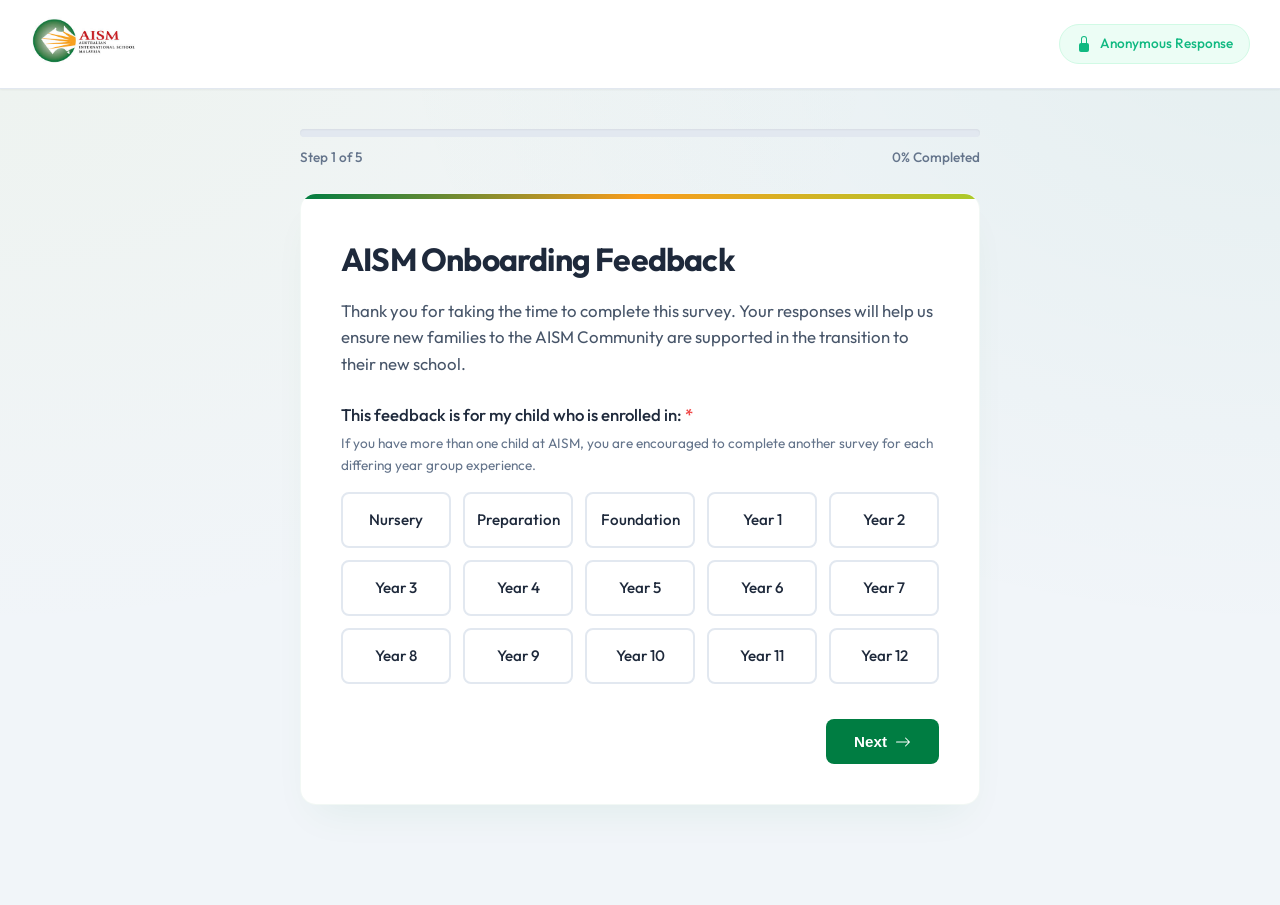
<file: form.html>
<!DOCTYPE html>
<html lang="en">
<head>
  <meta charset="UTF-8">
  <meta name="viewport" content="width=device-width, initial-scale=1.0">
  <title>AISM Onboarding Feedback</title>
  <link rel="stylesheet" href="form.css?v=1.0.1">
</head>
<body>

  <!-- Sticky Header -->
  <header class="survey-header">
    <div class="logo-container">
      <!-- Fallback text and school logo from assets -->
      <img src="assets/logo2.jpeg" alt="AISM Logo" onerror="this.src='assets/logo1.png'; this.onerror=function(){this.style.display='none';};">
    </div>
    <div class="anonymity-badge">
      <svg xmlns="http://www.w3.org/2000/svg" width="16" height="16" fill="currentColor" viewBox="0 0 16 16">
        <path d="M8 1a2 2 0 0 1 2 2v4H6V3a2 2 0 0 1 2-2zm3 6V3a3 3 0 0 0-6 0v4a2 2 0 0 0-2 2v5a2 2 0 0 0 2 2h6a2 2 0 0 0 2-2V9a2 2 0 0 0-2-2z"/>
      </svg>
      Anonymous Response
    </div>
  </header>

  <div class="survey-container">
    
    <!-- Progress Indicator -->
    <div class="progress-wrapper">
      <div class="progress-bar-container">
        <div class="progress-bar" id="progressBar"></div>
      </div>
      <div class="progress-labels">
        <span id="progressStep">Step 1 of 5</span>
        <span id="progressPercentage">20% Completed</span>
      </div>
    </div>

    <!-- Main Card -->
    <main class="card">
      <form id="surveyForm" onsubmit="event.preventDefault();">
        
        <!-- STEP 1: Welcome & Basics -->
        <div class="step-content active" data-step="1">
          <h1>AISM Onboarding Feedback</h1>
          <p class="welcome-text">
            Thank you for taking the time to complete this survey. Your responses will help us ensure new families to the AISM Community are supported in the transition to their new school.
          </p>
          
          <div class="form-group">
            <label class="form-label">This feedback is for my child who is enrolled in:<span class="required-star">*</span></label>
            <span class="form-label-desc">If you have more than one child at AISM, you are encouraged to complete another survey for each differing year group experience.</span>
            <div class="year-grid">
              <script>
                const years = ["Nursery", "Preparation", "Foundation", "Year 1", "Year 2", "Year 3", "Year 4", "Year 5", "Year 6", "Year 7", "Year 8", "Year 9", "Year 10", "Year 11", "Year 12"];
                document.write(years.map(y => `
                  <label class="selector-item">
                    <input type="radio" name="yearGroup" value="${y}" required>
                    <span class="selector-box">${y}</span>
                  </label>
                `).join(''));
              </script>
            </div>
          </div>
        </div>

        <!-- STEP 2: Preferences & Preparation -->
        <div class="step-content" data-step="2">
          <h2>Why AISM?</h2>
          
          <div class="form-group">
            <label class="form-label">Could you tell us the reasons why AISM is the preferred school for your child/ren? <span class="required-star">*</span></label>
            <span class="form-label-desc">(Please choose your top 3 reasons)</span>
            <div class="reasons-list">
              <script>
                const reasons = [
                  "Curriculum – Australian curriculum with balanced approach of partly examination-party practical based is our preferred choice",
                  "Location – near to where we live/work",
                  "Academic excellence – proven track record of quality teaching & learning",
                  "Facilities – well-kept and well-equipped",
                  "High quality of teachers",
                  "Wide range of Extra-curricular activities and/or subject choices",
                  "Brand recognition – AISM / Taylor’s Schools is a well-recognized education provider with a strong legacy",
                  "Strong sense of community, culture and values",
                  "Recommendation by friends/ family"
                ];
                document.write(reasons.map((r, i) => `
                  <label class="reason-card" id="reason_label_${i}">
                    <div class="checkbox-custom"></div>
                    <input type="checkbox" name="preferredReasons" value="${r}" onchange="handleReasonChange(this, ${i})">
                    <span class="reason-text">${r}</span>
                  </label>
                `).join(''));
              </script>
              <label class="reason-card" id="reason_label_other">
                <div class="checkbox-custom"></div>
                <input type="checkbox" name="preferredReasons" value="Other" onchange="handleReasonChange(this, 'other')">
                <span class="reason-text">Other: <input type="text" id="otherReasonText" placeholder="Please specify" style="border:none; border-bottom:1px solid #cbd5e1; outline:none; padding:2px 5px; margin-left:10px; width:70%; font-size:inherit;" disabled></span>
              </label>
            </div>
          </div>
        </div>

        <!-- STEP 3: Induction & Information -->
        <div class="step-content" data-step="3">
          <h2>Information & Orientation</h2>

          <div class="form-group">
            <label class="form-label">Prior to starting at AISM, we received enough information to prepare our child/ren for their first day at school.<span class="required-star">*</span></label>
            <table class="grid-table">
              <thead>
                <tr>
                  <th></th>
                  <th>Strongly Agree</th>
                  <th>Agree</th>
                  <th>Disagree</th>
                  <th>Strongly Disagree</th>
                  <th>Don't Know</th>
                </tr>
              </thead>
              <tbody>
                <tr>
                  <td>Prepared for first day</td>
                  <script>
                    const scales = ["Strongly agree", "Agree", "Disagree", "Strongly disagree", "Don't know"];
                    document.write(scales.map(s => `
                      <td>
                        <label class="grid-radio-label">
                          <input type="radio" name="preparationInfo" value="${s}" required>
                          <span class="radio-circle"></span>
                        </label>
                      </td>
                    `).join(''));
                  </script>
                </tr>
              </tbody>
            </table>
          </div>

          <div class="form-group">
            <label class="form-label">Please provide information on what was most useful or additional information that would have been helpful to know, prior to starting school at AISM?<span class="required-star">*</span></label>
            <textarea name="usefulInfoFeedback" required placeholder="Type your thoughts here..."></textarea>
          </div>

          <div class="form-group">
            <label class="form-label">Did you attend the New Parent Orientation (the formal welcome and presentation day for new families)?<span class="required-star">*</span></label>
            <div style="display: flex; gap: 20px; margin-top: 10px;">
              <label class="selector-item" style="flex:1;">
                <input type="radio" name="attendOrientation" value="Yes" required onchange="toggleOrientationFields(this.value)">
                <span class="selector-box">Yes, I attended</span>
              </label>
              <label class="selector-item" style="flex:1;">
                <input type="radio" name="attendOrientation" value="No" required onchange="toggleOrientationFields(this.value)">
                <span class="selector-box">No, I did not</span>
              </label>
            </div>
          </div>
        </div>

        <!-- STEP 4: Orientation Evaluation & First Week -->
        <div class="step-content" data-step="4">
          <h2>Orientation & Transition Experience</h2>

          <!-- Conditional section if Orientation was attended -->
          <div id="orientationAttendedSection" class="form-group" style="display:none;">
            <label class="form-label">After attending the New Parent Orientation:<span class="required-star">*</span></label>
            <table class="grid-table">
              <thead>
                <tr>
                  <th>Statement</th>
                  <th>Strongly Agree</th>
                  <th>Agree</th>
                  <th>Disagree</th>
                  <th>Strongly Disagree</th>
                  <th>Don't Know</th>
                </tr>
              </thead>
              <tbody>
                <tr>
                  <td>I am better prepared to join the AISM community.</td>
                  <script>
                    document.write(scales.map(s => `
                      <td>
                        <label class="grid-radio-label">
                          <input type="radio" name="orientationBetterPrepared" value="${s}">
                          <span class="radio-circle"></span>
                        </label>
                      </td>
                    `).join(''));
                  </script>
                </tr>
                <tr>
                  <td>I am more confident navigating the new campus.</td>
                  <script>
                    document.write(scales.map(s => `
                      <td>
                        <label class="grid-radio-label">
                          <input type="radio" name="orientationCampusComfort" value="${s}">
                          <span class="radio-circle"></span>
                        </label>
                      </td>
                    `).join(''));
                  </script>
                </tr>
                <tr>
                  <td>I am aware of the key personnel & support services.</td>
                  <script>
                    document.write(scales.map(s => `
                      <td>
                        <label class="grid-radio-label">
                          <input type="radio" name="orientationAwarePersonnel" value="${s}">
                          <span class="radio-circle"></span>
                        </label>
                      </td>
                    `).join(''));
                  </script>
                </tr>
              </tbody>
            </table>
          </div>

          <!-- Conditional section if Orientation was NOT attended -->
          <div id="orientationNotAttendedSection" class="form-group" style="display:none;">
            <label class="form-label">As you did not attend the Orientation, how did you receive your school induction information?<span class="required-star">*</span></label>
            <span class="form-label-desc">Select all that apply</span>
            <div class="reasons-list">
              <script>
                const inductionSources = [
                  "Parent Portal",
                  "School Handbook (in Parent Portal)",
                  "School Calendar (in Parent Portal)",
                  "AISM Website",
                  "AISM Weekly News",
                  "AISM Newsletter",
                  "School Notice Boards"
                ];
                document.write(inductionSources.map((src, i) => `
                  <label class="reason-card" id="induction_label_${i}">
                    <div class="checkbox-custom"></div>
                    <input type="checkbox" name="inductionSources" value="${src}" onchange="handleInductionChange(this, ${i})">
                    <span class="reason-text">${src}</span>
                  </label>
                `).join(''));
              </script>
              <label class="reason-card" id="induction_label_other">
                <div class="checkbox-custom"></div>
                <input type="checkbox" name="inductionSources" value="Other" onchange="handleInductionChange(this, 'other')">
                <span class="reason-text">Other: <input type="text" id="otherInductionText" placeholder="Please specify" style="border:none; border-bottom:1px solid #cbd5e1; outline:none; padding:2px 5px; margin-left:10px; width:70%; font-size:inherit;" disabled></span>
              </label>
            </div>
          </div>

          <div class="form-group">
            <label class="form-label">First Month & Communication Feedback:<span class="required-star">*</span></label>
            <table class="grid-table">
              <thead>
                <tr>
                  <th>Statement</th>
                  <th>Strongly Agree</th>
                  <th>Agree</th>
                  <th>Disagree</th>
                  <th>Strongly Disagree</th>
                  <th>Don't Know</th>
                </tr>
              </thead>
              <tbody>
                <tr>
                  <td>I and my child/ren are fully prepared for the first week of school.</td>
                  <script>
                    document.write(scales.map(s => `
                      <td>
                        <label class="grid-radio-label">
                          <input type="radio" name="firstWeekPrepared" value="${s}" required>
                          <span class="radio-circle"></span>
                        </label>
                      </td>
                    `).join(''));
                  </script>
                </tr>
                <tr>
                  <td>We found the AISM Community very welcoming in our first month.</td>
                  <script>
                    document.write(scales.map(s => `
                      <td>
                        <label class="grid-radio-label">
                          <input type="radio" name="communityWelcoming" value="${s}" required>
                          <span class="radio-circle"></span>
                        </label>
                      </td>
                    `).join(''));
                  </script>
                </tr>
                <tr>
                  <td>The school communicates key information in a timely & effective manner.</td>
                  <script>
                    document.write(scales.map(s => `
                      <td>
                        <label class="grid-radio-label">
                          <input type="radio" name="communicationTimely" value="${s}" required>
                          <span class="radio-circle"></span>
                        </label>
                      </td>
                    `).join(''));
                  </script>
                </tr>
              </tbody>
            </table>
          </div>
        </div>

        <!-- STEP 5: NPS Recommendation & Open Feedback -->
        <div class="step-content" data-step="5">
          <h2>Overall Recommendation</h2>
          
          <div class="form-group">
            <label class="form-label">How likely is it that you would recommend Australian International School Malaysia (AISM) to a friend or colleague?<span class="required-star">*</span></label>
            <div class="nps-container">
              <script>
                for(let idx=0; idx<=10; idx++) {
                  document.write(`
                    <label class="nps-box">
                      <input type="radio" name="npsScore" value="${idx}" required>
                      <span class="nps-label">${idx}</span>
                    </label>
                  `);
                }
              </script>
            </div>
            <div class="nps-legend">
              <span>0 - Not at all likely</span>
              <span>10 - Extremely likely</span>
            </div>
          </div>

          <div class="form-group" style="margin-top: 40px;">
            <label class="form-label">What is the one thing we could do to make you recommend us?<span class="required-star">*</span></label>
            <textarea name="recommendationAction" required placeholder="Type your thoughts here..."></textarea>
          </div>
        </div>

        <!-- Navigation Buttons -->
        <div class="button-row">
          <button type="button" class="btn btn-secondary" id="btnPrev" onclick="navigateStep(-1)" style="display:none;">
            <svg xmlns="http://www.w3.org/2000/svg" width="16" height="16" fill="currentColor" viewBox="0 0 16 16">
              <path fill-rule="evenodd" d="M15 8a.5.5 0 0 0-.5-.5H2.707l3.147-3.146a.5.5 0 1 0-.708-.708l-4 4a.5.5 0 0 0 0 .708l4 4a.5.5 0 0 0 .708-.708L2.707 8.5H14.5A.5.5 0 0 0 15 8z"/>
            </svg>
            Back
          </button>
          
          <button type="button" class="btn btn-primary" id="btnNext" onclick="navigateStep(1)" style="margin-left: auto;">
            Next
            <svg xmlns="http://www.w3.org/2000/svg" width="16" height="16" fill="currentColor" viewBox="0 0 16 16">
              <path fill-rule="evenodd" d="M1 8a.5.5 0 0 1 .5-.5h11.793l-3.147-3.146a.5.5 0 0 1 .708-.708l4 4a.5.5 0 0 1 0 .708l-4 4a.5.5 0 0 1-.708-.708L13.293 8.5H1.5A.5.5 0 0 1 1 8z"/>
            </svg>
          </button>
        </div>

      </form>
    </main>

    <!-- SUCCESS SCREEN -->
    <main class="card" id="successCard" style="display:none;">
      <div class="thank-you-card">
        <div class="success-icon">
          <svg xmlns="http://www.w3.org/2000/svg" width="24" height="24" fill="currentColor" viewBox="0 0 16 16">
            <path d="M10.97 4.97a.75.75 0 0 1 1.07 1.05l-3.99 4.99a.75.75 0 0 1-1.08.02L4.324 8.384a.75.75 0 1 1 1.06-1.06l2.094 2.093 3.473-4.425a.267.267 0 0 1 .02-.022z"/>
          </svg>
        </div>
        <h1>Thank you!</h1>
        <p class="welcome-text">Your feedback has been submitted successfully. We appreciate your response to help improve the AISM onboarding experience.</p>
        <div class="btn-group">
          <button class="btn btn-primary" onclick="window.location.reload();">Submit Another Response</button>
        </div>
      </div>
    </main>

  </div>

  <script>
    let currentStep = 1;
    const totalSteps = 5;

    // Reason code changes
    function handleReasonChange(checkbox, index) {
      const card = checkbox.closest('.reason-card');
      if (checkbox.checked) {
        card.classList.add('selected');
        if (index === 'other') {
          document.getElementById('otherReasonText').disabled = false;
          document.getElementById('otherReasonText').focus();
        }
      } else {
        card.classList.remove('selected');
        if (index === 'other') {
          document.getElementById('otherReasonText').disabled = true;
          document.getElementById('otherReasonText').value = '';
        }
      }

      // Check validation for step 2: enforce max 3 selections
      const checkedBoxes = document.querySelectorAll('input[name="preferredReasons"]:checked');
      if (checkedBoxes.length > 3) {
        checkbox.checked = false;
        card.classList.remove('selected');
        if (index === 'other') {
          document.getElementById('otherReasonText').disabled = true;
        }
        alert('Please choose at most 3 reasons.');
      }
    }

    // Induction code changes
    function handleInductionChange(checkbox, index) {
      const card = checkbox.closest('.reason-card');
      if (checkbox.checked) {
        card.classList.add('selected');
        if (index === 'other') {
          document.getElementById('otherInductionText').disabled = false;
          document.getElementById('otherInductionText').focus();
        }
      } else {
        card.classList.remove('selected');
        if (index === 'other') {
          document.getElementById('otherInductionText').disabled = true;
          document.getElementById('otherInductionText').value = '';
        }
      }
    }

    // Conditional render for Orientation Questions
    function toggleOrientationFields(val) {
      const attendedDiv = document.getElementById('orientationAttendedSection');
      const notAttendedDiv = document.getElementById('orientationNotAttendedSection');
      
      const attendedInputs = attendedDiv.querySelectorAll('input');
      const notAttendedInputs = notAttendedDiv.querySelectorAll('input');

      if (val === 'Yes') {
        attendedDiv.style.display = 'block';
        notAttendedDiv.style.display = 'none';
        
        attendedInputs.forEach(i => i.required = true);
        notAttendedInputs.forEach(i => i.required = false);
      } else {
        attendedDiv.style.display = 'none';
        notAttendedDiv.style.display = 'block';
        
        attendedInputs.forEach(i => i.required = false);
        notAttendedInputs.forEach(i => i.required = false);
      }
    }

    // Stepper Navigation
    function navigateStep(direction) {
      // Validate inputs before moving forward
      if (direction === 1 && !validateCurrentStep()) {
        return;
      }

      currentStep += direction;

      if (currentStep > totalSteps) {
        submitForm();
        return;
      }

      updateStepVisibility();
      updateProgressBar();
      window.scrollTo({ top: 0, behavior: 'smooth' });
    }

    function updateStepVisibility() {
      document.querySelectorAll('.step-content').forEach(step => {
        step.classList.remove('active');
      });
      document.querySelector(`.step-content[data-step="${currentStep}"]`).classList.add('active');

      // Update buttons
      document.getElementById('btnPrev').style.display = currentStep === 1 ? 'none' : 'inline-flex';
      
      const nextBtn = document.getElementById('btnNext');
      if (currentStep === totalSteps) {
        nextBtn.innerHTML = `
          Submit
          <svg xmlns="http://www.w3.org/2000/svg" width="16" height="16" fill="currentColor" viewBox="0 0 16 16">
            <path d="M15.854.146a.5.5 0 0 1 .11.54l-5.819 14.547a.75.75 0 0 1-1.329.124l-3.178-4.995L.643 7.184a.75.75 0 0 1 .124-1.33L15.314.037a.5.5 0 0 1 .54.11zM6.636 10.07l2.761 4.338L14.13 2.576 6.636 10.07zm6.787-8.201L1.591 6.602l4.339 2.76 7.494-7.493z"/>
          </svg>
        `;
      } else {
        nextBtn.innerHTML = `
          Next
          <svg xmlns="http://www.w3.org/2000/svg" width="16" height="16" fill="currentColor" viewBox="0 0 16 16">
            <path fill-rule="evenodd" d="M1 8a.5.5 0 0 1 .5-.5h11.793l-3.147-3.146a.5.5 0 0 1 .708-.708l4 4a.5.5 0 0 1 0 .708l-4 4a.5.5 0 0 1-.708-.708L13.293 8.5H1.5A.5.5 0 0 1 1 8z"/>
          </svg>
        `;
      }
    }

    function updateProgressBar() {
      const percentage = Math.round(((currentStep - 1) / (totalSteps - 1)) * 100);
      document.getElementById('progressBar').style.width = `${percentage}%`;
      document.getElementById('progressStep').innerText = `Step ${currentStep} of ${totalSteps}`;
      document.getElementById('progressPercentage').innerText = `${percentage}% Completed`;
    }

    function validateCurrentStep() {
      const activeDiv = document.querySelector(`.step-content[data-step="${currentStep}"]`);
      
      // Select standard required inputs
      const requiredInputs = activeDiv.querySelectorAll('input[required], textarea[required]');
      let isValid = true;

      // Group inputs by name to validate radios/checkboxes correctly
      const nameGroups = {};
      requiredInputs.forEach(input => {
        if (input.name) {
          nameGroups[input.name] = nameGroups[input.name] || [];
          nameGroups[input.name].push(input);
        }
      });

      for (const name in nameGroups) {
        const group = nameGroups[name];
        const isRadioOrCheckbox = group[0].type === 'radio' || group[0].type === 'checkbox';
        
        if (isRadioOrCheckbox) {
          const checked = group.some(input => input.checked);
          if (!checked) {
            isValid = false;
            highlightGroupError(group[0]);
          } else {
            removeGroupHighlight(group[0]);
          }
        } else {
          // Text fields
          if (!group[0].value.trim()) {
            isValid = false;
            highlightError(group[0]);
          } else {
            removeHighlight(group[0]);
          }
        }
      }

      // Special validation for step 2 (Preferred Reasons: check that at least 1 is selected)
      if (currentStep === 2) {
        const checkedBoxes = document.querySelectorAll('input[name="preferredReasons"]:checked');
        if (checkedBoxes.length === 0) {
          alert('Please select at least one preferred reason.');
          isValid = false;
        }
      }

      return isValid;
    }

    function highlightError(element) {
      element.style.borderColor = 'var(--error-color)';
    }

    function removeHighlight(element) {
      element.style.borderColor = 'var(--border-color)';
    }

    function highlightGroupError(element) {
      const container = element.closest('.form-group');
      if (container) {
        container.style.borderLeft = '4px solid var(--error-color)';
        container.style.paddingLeft = '10px';
      }
    }

    function removeGroupHighlight(element) {
      const container = element.closest('.form-group');
      if (container) {
        container.style.borderLeft = 'none';
        container.style.paddingLeft = '0';
      }
    }

    // INSERT YOUR GOOGLE APPS SCRIPT WEB APP URL HERE:
    const GOOGLE_SCRIPT_URL = "https://script.google.com/macros/s/AKfycbytgZ4NyCOONVgpdUfNkhJ5l0KG4MHsWSOP3c8dSCWzlM8WZSethjkBvKq-ePHwE2kCjg/exec"; 

    // Submit Action
    function submitForm() {
      // Show loading state
      const nextBtn = document.getElementById('btnNext');
      nextBtn.classList.add('btn-disabled');
      nextBtn.innerText = 'Submitting...';

      // Gather form data
      const formData = new FormData(document.getElementById('surveyForm'));
      const data = {};

      formData.forEach((value, key) => {
        if (data[key]) {
          if (!Array.isArray(data[key])) {
            data[key] = [data[key]];
          }
          data[key].push(value);
        } else {
          data[key] = value;
        }
      });

      // Special handling for text inputs in check options
      if (data.preferredReasons && (Array.isArray(data.preferredReasons) ? data.preferredReasons.includes('Other') : data.preferredReasons === 'Other')) {
        data.preferredReasonsOtherText = document.getElementById('otherReasonText').value;
      }
      if (data.inductionSources && (Array.isArray(data.inductionSources) ? data.inductionSources.includes('Other') : data.inductionSources === 'Other')) {
        data.inductionSourcesOtherText = document.getElementById('otherInductionText').value;
      }

      console.log('Sending data:', data);

      if (!GOOGLE_SCRIPT_URL) {
        // Fallback simulation if no script URL is set yet
        console.warn("No GOOGLE_SCRIPT_URL defined. Simulating successful submission.");
        setTimeout(() => {
          showSuccessScreen();
        }, 1500);
        return;
      }

      fetch(GOOGLE_SCRIPT_URL, {
        method: 'POST',
        mode: 'no-cors', // standard mode for cross-domain form post-backs
        headers: {
          'Content-Type': 'application/json'
        },
        body: JSON.stringify(data)
      })
      .then(() => {
        showSuccessScreen();
      })
      .catch(error => {
        console.error('Submission error:', error);
        alert('An error occurred during submission. Please try again.');
        nextBtn.classList.remove('btn-disabled');
        nextBtn.innerHTML = `
          Submit
          <svg xmlns="http://www.w3.org/2000/svg" width="16" height="16" fill="currentColor" viewBox="0 0 16 16">
            <path d="M15.854.146a.5.5 0 0 1 .11.54l-5.819 14.547a.75.75 0 0 1-1.329.124l-3.178-4.995L.643 7.184a.75.75 0 0 1 .124-1.33L15.314.037a.5.5 0 0 1 .54.11zM6.636 10.07l2.761 4.338L14.13 2.576 6.636 10.07zm6.787-8.201L1.591 6.602l4.339 2.76 7.494-7.493z"/>
          </svg>
        `;
      });
    }

    function showSuccessScreen() {
      document.querySelector('.card').style.display = 'none';
      document.querySelector('.progress-wrapper').style.display = 'none';
      document.getElementById('successCard').style.display = 'block';
    }

    // On Load: Set first progress step
    updateProgressBar();
  </script>

</body>
</html>
</file>
<file: form.css>
@import url('https://fonts.googleapis.com/css2?family=Outfit:wght@300;400;500;600;700&display=swap');

:root {
  --primary-color: #007d42; /* AISM School Green */
  --primary-light: #e8f5e9;
  --secondary-color: #f99c1c; /* AISM School Gold/Orange */
  --secondary-light: #fff8e1;
  --accent-lime: #abca2b; /* Fresh branding green */
  --dark-color: #1e293b;
  --light-color: #f8fafc;
  --border-color: #e2e8f0;
  --white: #ffffff;
  --success-color: #10b981;
  --error-color: #ef4444;
  --font-family: 'Outfit', -apple-system, BlinkMacSystemFont, "Segoe UI", Roboto, Helvetica, Arial, sans-serif;
  --shadow-sm: 0 1px 2px 0 rgb(0 0 0 / 0.05);
  --shadow-md: 0 4px 6px -1px rgb(0 0 0 / 0.1), 0 2px 4px -2px rgb(0 0 0 / 0.1);
  --shadow-lg: 0 10px 15px -3px rgb(0 0 0 / 0.1), 0 4px 6px -4px rgb(0 0 0 / 0.1);
  --shadow-premium: 0 20px 40px -15px rgba(0, 125, 66, 0.08);
  --border-radius: 16px;
  --border-radius-sm: 8px;
  --transition: all 0.3s cubic-bezier(0.4, 0, 0.2, 1);
}

* {
  box-sizing: border-box;
  margin: 0;
  padding: 0;
}

body {
  font-family: var(--font-family);
  background-color: #f1f5f9;
  background-image: 
    radial-gradient(at 0% 0%, rgba(171, 202, 43, 0.05) 0px, transparent 50%),
    radial-gradient(at 100% 0%, rgba(0, 125, 66, 0.05) 0px, transparent 50%);
  color: var(--dark-color);
  line-height: 1.6;
  min-height: 100vh;
  padding-bottom: 60px;
}

/* Header & Container */
.survey-header {
  background-color: var(--white);
  padding: 15px 30px;
  box-shadow: var(--shadow-sm);
  display: flex;
  justify-content: space-between;
  align-items: center;
  position: sticky;
  top: 0;
  z-index: 100;
  border-bottom: 1px solid var(--border-color);
}

.logo-container img {
  height: 50px;
  object-fit: contain;
}

.anonymity-badge {
  display: flex;
  align-items: center;
  gap: 8px;
  background-color: #ecfdf5;
  color: var(--success-color);
  padding: 8px 16px;
  border-radius: 50px;
  font-size: 0.85rem;
  font-weight: 500;
  border: 1px solid #d1fae5;
}

.survey-container {
  max-width: 720px;
  margin: 40px auto;
  padding: 0 20px;
}

/* Progress Section */
.progress-wrapper {
  margin-bottom: 25px;
}

.progress-bar-container {
  height: 8px;
  background-color: var(--border-color);
  border-radius: 10px;
  overflow: hidden;
  margin-bottom: 10px;
  box-shadow: inset 0 1px 2px rgba(0,0,0,0.05);
}

.progress-bar {
  height: 100%;
  width: 0%;
  background: linear-gradient(90deg, var(--primary-color) 0%, var(--accent-lime) 100%);
  border-radius: 10px;
  transition: var(--transition);
}

.progress-labels {
  display: flex;
  justify-content: space-between;
  font-size: 0.85rem;
  color: #64748b;
  font-weight: 500;
}

/* Card Styling */
.card {
  background-color: var(--white);
  border-radius: var(--border-radius);
  box-shadow: var(--shadow-premium);
  border: 1px solid rgba(0, 125, 66, 0.05);
  padding: 40px;
  margin-bottom: 24px;
  position: relative;
  overflow: hidden;
  transition: var(--transition);
}

.card::before {
  content: '';
  position: absolute;
  top: 0;
  left: 0;
  width: 100%;
  height: 5px;
  background: linear-gradient(90deg, var(--primary-color) 0%, var(--secondary-color) 50%, var(--accent-lime) 100%);
}

.step-content {
  display: none;
}

.step-content.active {
  display: block;
  animation: fadeIn 0.4s ease-out;
}

@keyframes fadeIn {
  from {
    opacity: 0;
    transform: translateY(15px);
  }
  to {
    opacity: 1;
    transform: translateY(0);
  }
}

/* Typography */
h1 {
  font-size: 2rem;
  font-weight: 700;
  color: var(--dark-color);
  margin-bottom: 12px;
  letter-spacing: -0.025em;
}

h2 {
  font-size: 1.4rem;
  font-weight: 600;
  color: var(--dark-color);
  margin-bottom: 24px;
  display: flex;
  align-items: center;
  gap: 10px;
}

.welcome-text {
  color: #475569;
  margin-bottom: 24px;
  font-size: 1.05rem;
}

.required-star {
  color: var(--error-color);
  margin-left: 3px;
}

/* Form Fields */
.form-group {
  margin-bottom: 30px;
}

.form-label {
  display: block;
  font-weight: 500;
  font-size: 1.05rem;
  margin-bottom: 12px;
  color: var(--dark-color);
}

.form-label-desc {
  display: block;
  font-size: 0.85rem;
  color: #64748b;
  margin-top: -8px;
  margin-bottom: 12px;
}

/* Custom Grid Selectors */
.year-grid {
  display: grid;
  grid-template-columns: repeat(auto-fill, minmax(105px, 1fr));
  gap: 12px;
  margin-top: 15px;
}

.selector-item {
  position: relative;
}

.selector-item input[type="radio"],
.selector-item input[type="checkbox"],
.reason-card input[type="checkbox"] {
  position: absolute;
  opacity: 0;
  width: 0;
  height: 0;
}

.selector-box {
  display: flex;
  align-items: center;
  justify-content: center;
  padding: 14px 8px;
  background-color: var(--white);
  border: 2px solid var(--border-color);
  border-radius: var(--border-radius-sm);
  font-weight: 500;
  font-size: 0.95rem;
  cursor: pointer;
  text-align: center;
  transition: var(--transition);
  user-select: none;
}

.selector-box:hover {
  border-color: var(--primary-color);
  background-color: var(--primary-light);
  transform: translateY(-2px);
}

.selector-item input:checked + .selector-box {
  border-color: var(--primary-color);
  background-color: var(--primary-light);
  color: var(--primary-color);
  box-shadow: 0 4px 12px rgba(0, 125, 66, 0.1);
}

/* Multi-select Stack Cards (Reasons) */
.reasons-list {
  display: flex;
  flex-direction: column;
  gap: 10px;
}

.reason-card {
  display: flex;
  align-items: center;
  padding: 16px 20px;
  border: 1px solid var(--border-color);
  border-radius: var(--border-radius-sm);
  cursor: pointer;
  transition: var(--transition);
  user-select: none;
}

.reason-card:hover {
  background-color: var(--light-color);
  border-color: var(--primary-color);
}

.reason-card input:checked + .reason-content-wrapper {
  color: var(--primary-color);
}

.reason-card.selected {
  border-color: var(--primary-color);
  background-color: var(--primary-light);
  box-shadow: var(--shadow-sm);
}

.checkbox-custom {
  width: 22px;
  height: 22px;
  border: 2px solid var(--border-color);
  border-radius: 6px;
  margin-right: 15px;
  display: flex;
  align-items: center;
  justify-content: center;
  flex-shrink: 0;
  transition: var(--transition);
}

.reason-card.selected .checkbox-custom {
  background-color: var(--primary-color);
  border-color: var(--primary-color);
}

.checkbox-custom::after {
  content: '';
  width: 6px;
  height: 11px;
  border: solid var(--white);
  border-width: 0 2px 2px 0;
  transform: rotate(45deg);
  opacity: 0;
  transition: var(--transition);
}

.reason-card.selected .checkbox-custom::after {
  opacity: 1;
}

.reason-text {
  font-size: 0.95rem;
  font-weight: 500;
}

/* Grid statements (Matrix fields) */
.grid-table {
  width: 100%;
  border-collapse: collapse;
  margin-top: 15px;
}

.grid-table th, .grid-table td {
  padding: 12px 8px;
  text-align: center;
  border-bottom: 1px solid var(--border-color);
}

.grid-table th {
  font-size: 0.85rem;
  font-weight: 600;
  color: #64748b;
  text-transform: uppercase;
  letter-spacing: 0.05em;
}

.grid-table td:first-child {
  text-align: left;
  font-weight: 500;
  font-size: 0.95rem;
  max-width: 280px;
}

.grid-radio-label {
  display: inline-flex;
  align-items: center;
  justify-content: center;
  cursor: pointer;
  position: relative;
  width: 20px;
  height: 20px;
}

.grid-radio-label input {
  position: absolute;
  opacity: 0;
}

.radio-circle {
  width: 20px;
  height: 20px;
  border: 2px solid #cbd5e1;
  border-radius: 50%;
  display: inline-block;
  position: relative;
  transition: var(--transition);
}

.grid-radio-label:hover .radio-circle {
  border-color: var(--primary-color);
}

.grid-radio-label input:checked + .radio-circle {
  border-color: var(--primary-color);
}

.grid-radio-label input:checked + .radio-circle::after {
  content: '';
  width: 10px;
  height: 10px;
  background-color: var(--primary-color);
  border-radius: 50%;
  position: absolute;
  top: 50%;
  left: 50%;
  transform: translate(-50%, -50%);
}

/* Textarea styling */
textarea {
  width: 100%;
  min-height: 120px;
  padding: 15px;
  border: 2px solid var(--border-color);
  border-radius: var(--border-radius-sm);
  font-family: inherit;
  font-size: 0.95rem;
  color: var(--dark-color);
  resize: vertical;
  outline: none;
  transition: var(--transition);
}

textarea:focus {
  border-color: var(--primary-color);
  box-shadow: 0 0 0 3px rgba(0, 125, 66, 0.1);
}

/* NPS Rating Selector */
.nps-container {
  display: flex;
  justify-content: space-between;
  gap: 5px;
  margin-top: 15px;
}

.nps-box {
  flex: 1;
  text-align: center;
  position: relative;
}

.nps-box input {
  position: absolute;
  opacity: 0;
  width: 0;
  height: 0;
}

.nps-label {
  display: flex;
  align-items: center;
  justify-content: center;
  height: 48px;
  background-color: var(--white);
  border: 2px solid var(--border-color);
  border-radius: var(--border-radius-sm);
  font-weight: 600;
  font-size: 1.05rem;
  cursor: pointer;
  transition: var(--transition);
  user-select: none;
}

.nps-box:hover .nps-label {
  border-color: var(--primary-color);
  background-color: var(--primary-light);
  transform: translateY(-2px);
}

.nps-box input:checked + .nps-label {
  border-color: var(--primary-color);
  background-color: var(--primary-color);
  color: var(--white);
  box-shadow: 0 4px 12px rgba(0, 125, 66, 0.2);
}

.nps-legend {
  display: flex;
  justify-content: space-between;
  margin-top: 10px;
  font-size: 0.8rem;
  color: #64748b;
  font-weight: 500;
}

/* Buttons and Navigation */
.button-row {
  display: flex;
  justify-content: space-between;
  margin-top: 35px;
}

.btn {
  display: inline-flex;
  align-items: center;
  gap: 8px;
  padding: 14px 28px;
  border-radius: var(--border-radius-sm);
  font-size: 0.95rem;
  font-weight: 600;
  cursor: pointer;
  transition: var(--transition);
  border: none;
  outline: none;
}

.btn-primary {
  background-color: var(--primary-color);
  color: var(--white);
}

.btn-primary:hover {
  background-color: #006032;
  box-shadow: 0 4px 12px rgba(0, 125, 66, 0.2);
  transform: translateY(-1px);
}

.btn-secondary {
  background-color: var(--white);
  border: 1px solid var(--border-color);
  color: #475569;
}

.btn-secondary:hover {
  background-color: var(--light-color);
  border-color: #cbd5e1;
}

.btn-disabled {
  opacity: 0.5;
  cursor: not-allowed;
}

/* Thank You screen */
.thank-you-card {
  text-align: center;
  padding: 50px 30px;
}

.success-icon {
  width: 80px;
  height: 80px;
  background-color: #d1fae5;
  color: var(--success-color);
  border-radius: 50%;
  display: flex;
  align-items: center;
  justify-content: center;
  margin: 0 auto 24px;
}

.success-icon svg {
  width: 40px;
  height: 40px;
}

.btn-group {
  display: flex;
  justify-content: center;
  gap: 15px;
  margin-top: 30px;
}

/* Responsive */
@media (max-width: 640px) {
  .survey-container {
    margin: 20px auto;
  }
  .card {
    padding: 24px;
  }
  .year-grid {
    grid-template-columns: repeat(3, 1fr);
  }
  .grid-table {
    display: block;
    overflow-x: auto;
  }
  .nps-container {
    gap: 3px;
  }
  .nps-label {
    height: 40px;
    font-size: 0.9rem;
  }
}
</file>
